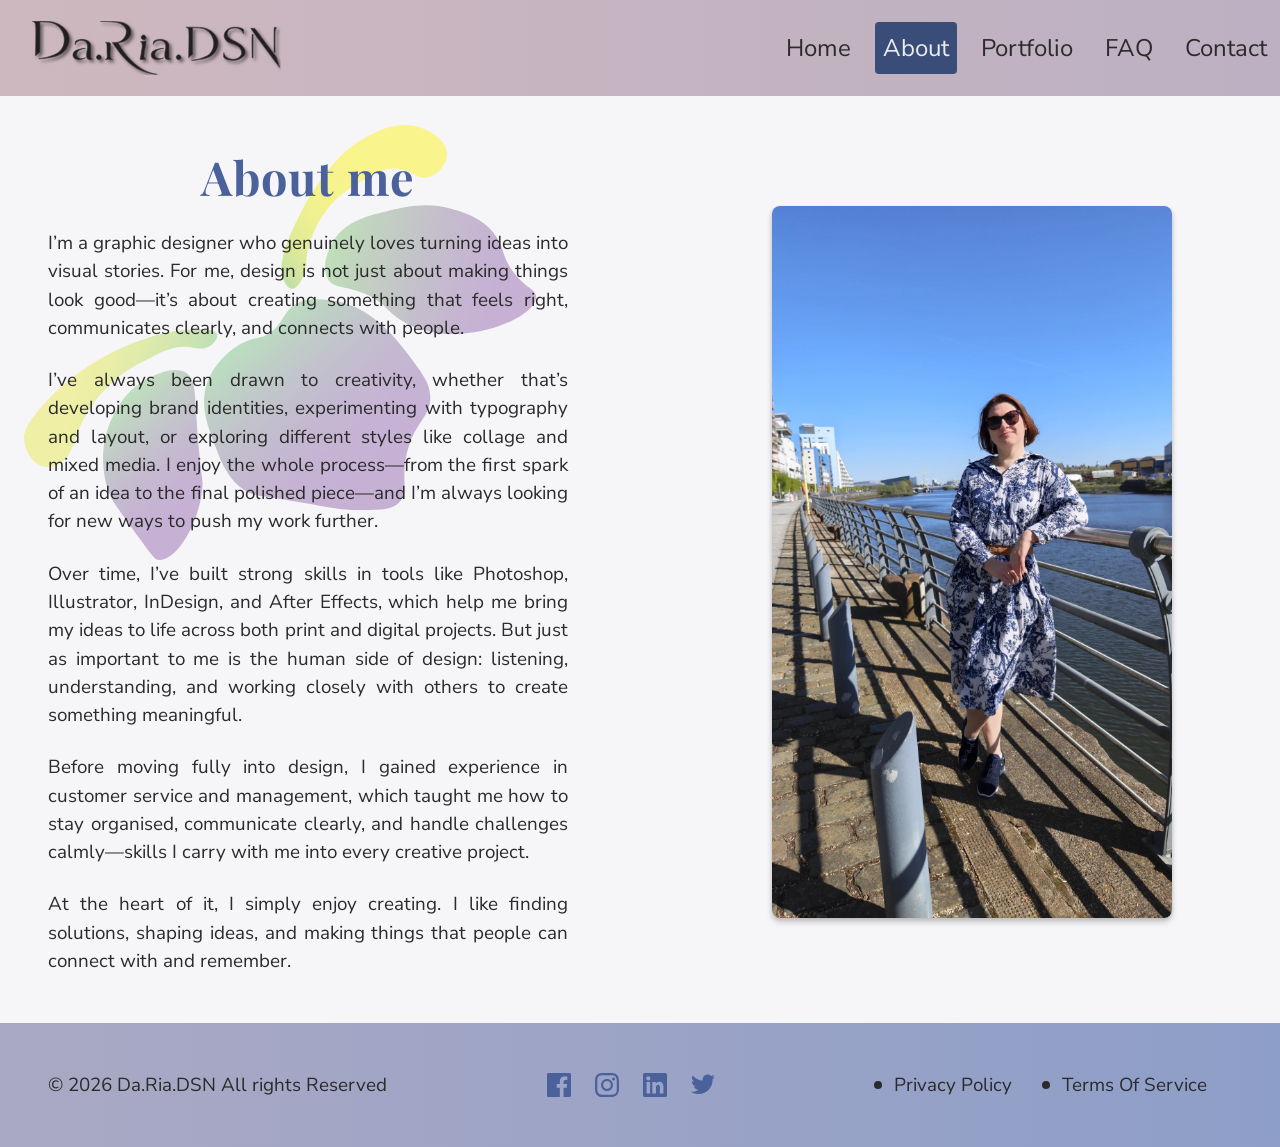
<file: about.html>
<!DOCTYPE html>
<html lang="en">

	<head>
		<meta charset="UTF-8">
		<meta name="viewport" content="width=device-width, initial-scale=1">
		<title>About | Digital Designer</title>
		<meta name="description" content="Learn more about the graphic designer, creative background, design skills, and professional experience in digital and visual design.">

		<link rel="apple-touch-icon" sizes="180x180" href="assets/favicon/apple-touch-icon.png">
		<link rel="icon" type="image/png" sizes="32x32" href="assets/favicon/favicon-32x32.png">
		<link rel="icon" type="image/png" sizes="16x16" href="assets/favicon/favicon-16x16.png">
		<link rel="icon" type="image/x-icon" href="assets/favicon/favicon.ico">
		<link rel="manifest" href="assets/favicon/site.webmanifest">

		<link href="css/reset.css" rel="stylesheet">
		<link href="css/tokens.css" rel="stylesheet">
		<link href="css/base.css" rel="stylesheet">
		<link href="css/pages/about.css" rel="stylesheet">
		<link href="css/navbar.css" rel="stylesheet">
		<link href="css/footer.css" rel="stylesheet">
	</head>

	<body>
		<div id="header"></div>

		<main>
			<div class="container">

				<div class="content">
					<h1>About me</h1>
					<p>
						I’m a graphic designer who genuinely loves turning ideas into visual stories. For me, design is not just about making things look good—it’s about creating something that feels right, communicates clearly, and connects with people.
					</p><p>
						I’ve always been drawn to creativity, whether that’s developing brand identities, experimenting with typography and layout, or exploring different styles like collage and mixed media. I enjoy the whole process—from the first spark of an idea to the final polished piece—and I’m always looking for new ways to push my work further.
					</p><p>
						Over time, I’ve built strong skills in tools like Photoshop, Illustrator, InDesign, and After Effects, which help me bring my ideas to life across both print and digital projects. But just as important to me is the human side of design: listening, understanding, and working closely with others to create something meaningful.
					</p><p>
						Before moving fully into design, I gained experience in customer service and management, which taught me how to stay organised, communicate clearly, and handle challenges calmly—skills I carry with me into every creative project.
					</p><p>
						At the heart of it, I simply enjoy creating. I like finding solutions, shaping ideas, and making things that people can connect with and remember.
					</p>
				</div>
				<div class="avatar">
					<img src="assets/images/IMG20260429162220.webp" alt="Photograph of the graphic designer on the river background">
				</div>
			</div>
		</main>

		<div id="footer"></div>
		<script type="module" src="js/app.js"></script>
	</body>
</html>
</file>
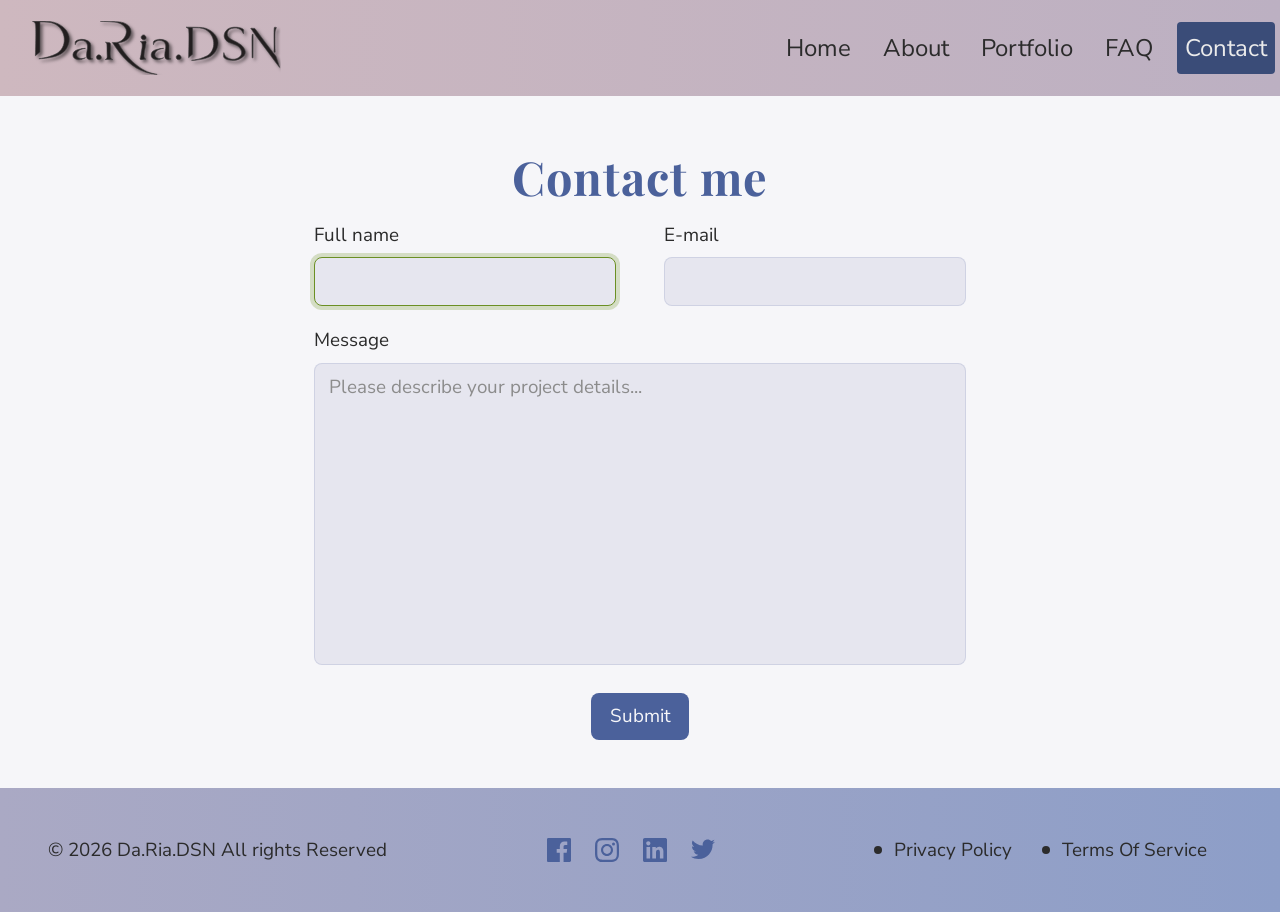
<file: contact.html>
<!DOCTYPE html>
<html lang="en">

	<head>
		<meta charset="UTF-8">
		<meta name="viewport" content="width=device-width, initial-scale=1">
		<title>Contact | Digital Designer</title>
		<meta name="description" content="Contact the graphic designer for freelance enquiries, collaborations, or additional information about design services.">

		<link rel="apple-touch-icon" sizes="180x180" href="assets/favicon/apple-touch-icon.png">
		<link rel="icon" type="image/png" sizes="32x32" href="assets/favicon/favicon-32x32.png">
		<link rel="icon" type="image/png" sizes="16x16" href="assets/favicon/favicon-16x16.png">
		<link rel="icon" type="image/x-icon" href="assets/favicon/favicon.ico">
		<link rel="manifest" href="assets/favicon/site.webmanifest">

		<link href="css/reset.css" rel="stylesheet">
		<link href="css/tokens.css" rel="stylesheet">
		<link href="css/base.css" rel="stylesheet">
		<link href="css/pages/contact.css" rel="stylesheet">
		<link href="css/navbar.css" rel="stylesheet">
		<link href="css/footer.css" rel="stylesheet">
	</head>

	<body>
		<div id="header"></div>
		<main>
			<form id="contact-form">
				<h1>Contact me</h1>

				<div class="ne-area">
					<div class="input-group">
						<label for="name">Full name</label>
						<input type="text" id="name" name="name" required autofocus>
					</div>

					<div class="input-group">
						<label for="email">E-mail</label>
						<input type="email" id="email" name="email" required>
					</div>
				</div>

				<div class="input-group">
					<label for="message">Message</label>
					<textarea rows="10" id="message" name="message" required placeholder="Please describe your project details..."></textarea>
				</div>

				<button class="submit-btn" type="submit">Submit</button>
			</form>
			<div id="success-message" class="content">
				<h1>Thank you!</h1>
				<p>Your message has been sent successfully. I'll get back to you shortly.</p>
			</div>
		</main>

		<div id="footer"></div>
		<script type="module" src="js/app.js"></script>
		<script type="module" src="js/pages/contact.js"></script>
	</body>
</html>
</file>
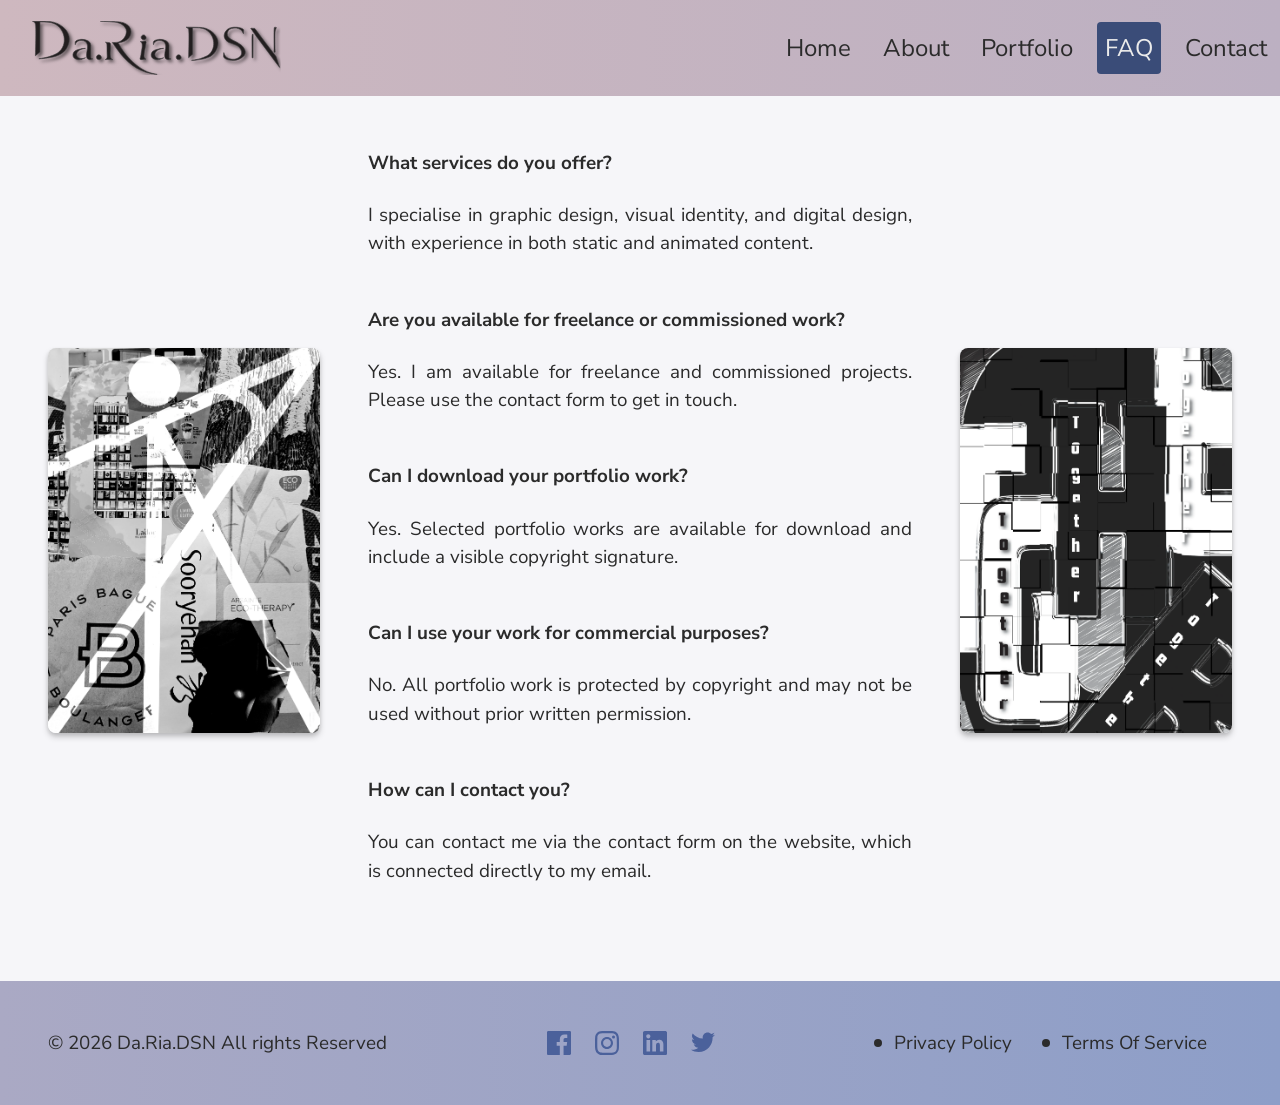
<file: faq.html>
<!DOCTYPE html>
<html lang="en">

	<head>
		<meta charset="UTF-8">
		<meta name="viewport" content="width=device-width, initial-scale=1">
		<title>FAQ | Digital Designer</title>
		<meta name="description" content="Find answers to common questions about graphic design services, project processes, pricing, and portfolio work.">

		<link rel="apple-touch-icon" sizes="180x180" href="assets/favicon/apple-touch-icon.png">
		<link rel="icon" type="image/png" sizes="32x32" href="assets/favicon/favicon-32x32.png">
		<link rel="icon" type="image/png" sizes="16x16" href="assets/favicon/favicon-16x16.png">
		<link rel="icon" type="image/x-icon" href="assets/favicon/favicon.ico">
		<link rel="manifest" href="assets/favicon/site.webmanifest">

		<link href="css/reset.css" rel="stylesheet">
		<link href="css/tokens.css" rel="stylesheet">
		<link href="css/base.css" rel="stylesheet">
		<link href="css/pages/faq.css" rel="stylesheet">
		<link href="css/navbar.css" rel="stylesheet">
		<link href="css/footer.css" rel="stylesheet">
	</head>

	<body>
		<div id="header"></div>
		<main>
			<div class="container">
				<div class="avatar left">
					<img src="assets/images/Black_and_white_Name.webp" alt="Black and white typography design from the graphic design portfolio">
				</div>

				<div class="content">
					<div class="page-title">
						<h1>FAQ</h1>
					</div>
					<div>
						<div class="qa-item">
							<p>
								<b>What services do you offer?</b>
							</p>
							<p>
								I specialise in graphic design, visual identity, and digital design, with experience in both
								static
								and animated content.
							</p>
						</div>
						<div class="qa-item">
							<p>
								<b>Are you available for freelance or commissioned work?</b>
							</p>
							<p>
								Yes. I am available for freelance and commissioned projects. Please use the contact form to get
								in
								touch.
							</p>
						</div>
						<div class="qa-item">
							<p>
								<b>Can I download your portfolio work?</b>
							</p>
							<p>
								Yes. Selected portfolio works are available for download and include a visible copyright
								signature.
							</p>
						</div>
						<div class="qa-item">
							<p>
								<b>Can I use your work for commercial purposes?</b>
							</p>
							<p>
								No. All portfolio work is protected by copyright and may not be used without prior written
								permission.
							</p>
						</div>
						<div class="qa-item">
							<p>
								<b>How can I contact you?</b>
							</p>
							<p>
								You can contact me via the contact form on the website, which is connected directly to my email.
							</p>
						</div>
					</div>
				</div>
				<div class="avatar right">
					<img src="assets/images/Final_poster.webp" alt="Creative poster design displayed in the graphic design portfolio">
				</div>
			</div>
		</main>

		<div id="footer"></div>

		<script type="module" src="js/app.js"></script>
	</body>
</html>
</file>
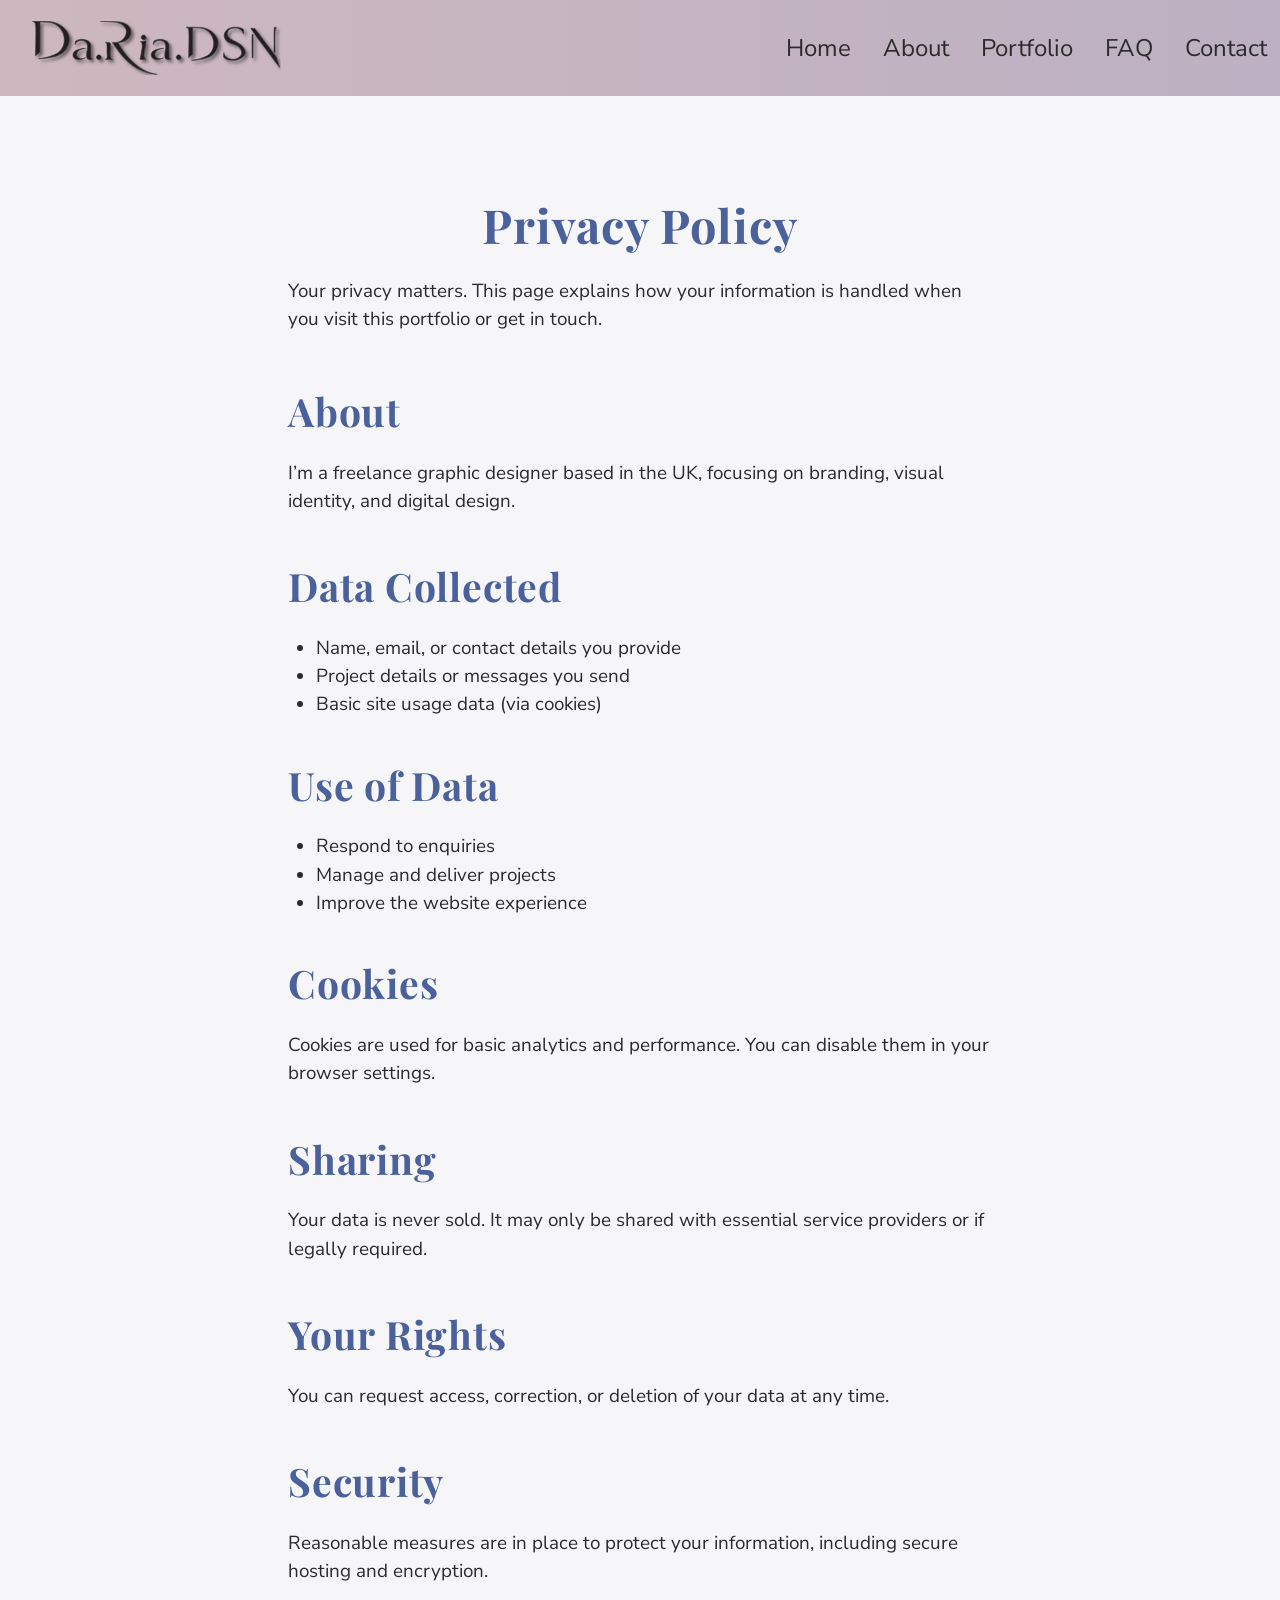
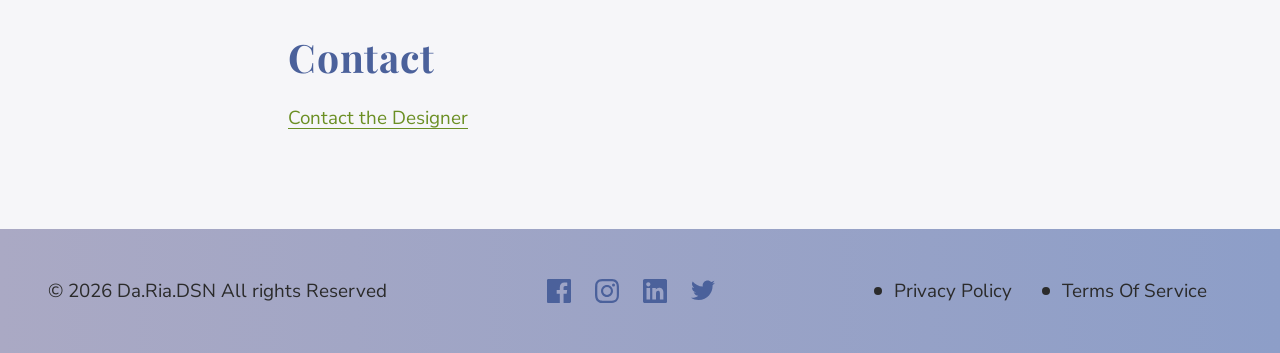
<file: privacy-policy.html>
<!DOCTYPE html>
<html lang="en">

	<head>
		<meta charset="UTF-8">
		<meta name="viewport" content="width=device-width, initial-scale=1">
		<title>Privacy Policy | Digital Designer Portfolio</title>
		<meta name="description" content="Read the privacy policy for this graphic design portfolio website, 
	including information about data collection, cookies, and contact enquiries.">



		<link rel="apple-touch-icon" sizes="180x180" href="assets/favicon/apple-touch-icon.png">
		<link rel="icon" type="image/png" sizes="32x32" href="assets/favicon/favicon-32x32.png">
		<link rel="icon" type="image/png" sizes="16x16" href="assets/favicon/favicon-16x16.png">
		<link rel="icon" type="image/x-icon" href="assets/favicon/favicon.ico">
		<link rel="manifest" href="assets/favicon/site.webmanifest">

		<link href="css/reset.css" rel="stylesheet">
		<link href="css/tokens.css" rel="stylesheet">
		<link href="css/base.css" rel="stylesheet">
		<link href="css/pages/priv-term.css" rel="stylesheet">
		<link href="css/navbar.css" rel="stylesheet">
		<link href="css/footer.css" rel="stylesheet">
	</head>

	<body>
		<div id="header"></div>

		<main>
			<div class="container">
				<h1 class="title">Privacy Policy</h1>
				<p class="intro">
					Your privacy matters. This page explains how your information is handled when you visit this portfolio
					or get in touch.
				</p>

				<h2>About</h2>
				<p>
					I’m a freelance graphic designer based in the UK, focusing on branding, visual identity, and digital
					design.
				</p>

				<h2>Data Collected</h2>
				<ul>
					<li>Name, email, or contact details you provide</li>
					<li>Project details or messages you send</li>
					<li>Basic site usage data (via cookies)</li>
				</ul>

				<h2>Use of Data</h2>
				<ul>
					<li>Respond to enquiries</li>
					<li>Manage and deliver projects</li>
					<li>Improve the website experience</li>
				</ul>

				<h2>Cookies</h2>
				<p>
					Cookies are used for basic analytics and performance. You can disable them in your browser settings.
				</p>

				<h2>Sharing</h2>
				<p>
					Your data is never sold. It may only be shared with essential service providers or if legally required.
				</p>

				<h2>Your Rights</h2>
				<p>
					You can request access, correction, or deletion of your data at any time.
				</p>

				<h2>Security</h2>
				<p>
					Reasonable measures are in place to protect your information, including secure hosting and encryption.
				</p>

				<h2>Contact</h2>
				<p>
					<a href="contact.html">Contact the Designer</a>
				</p>
			</div>
		</main>

		<div id="footer"></div>
		<script type="module" src="js/app.js"></script>
	</body>
</html>
</file>
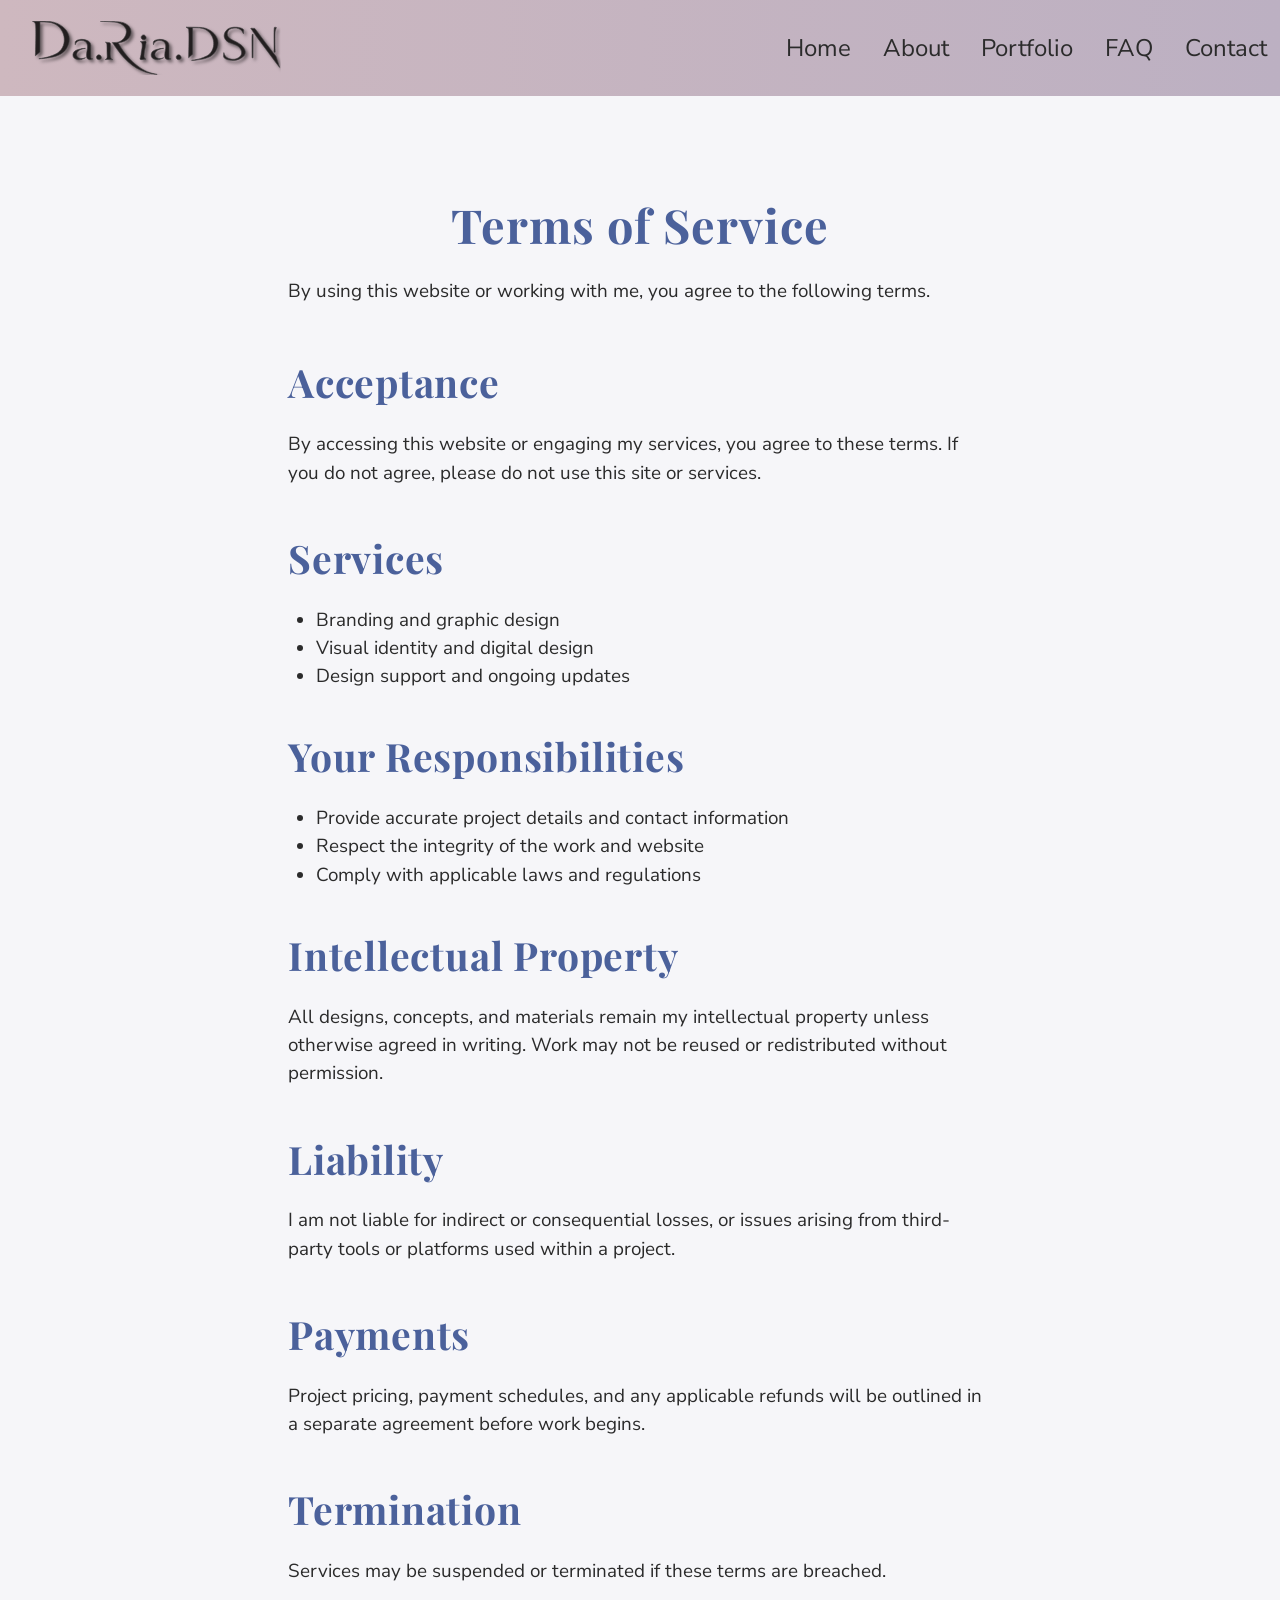
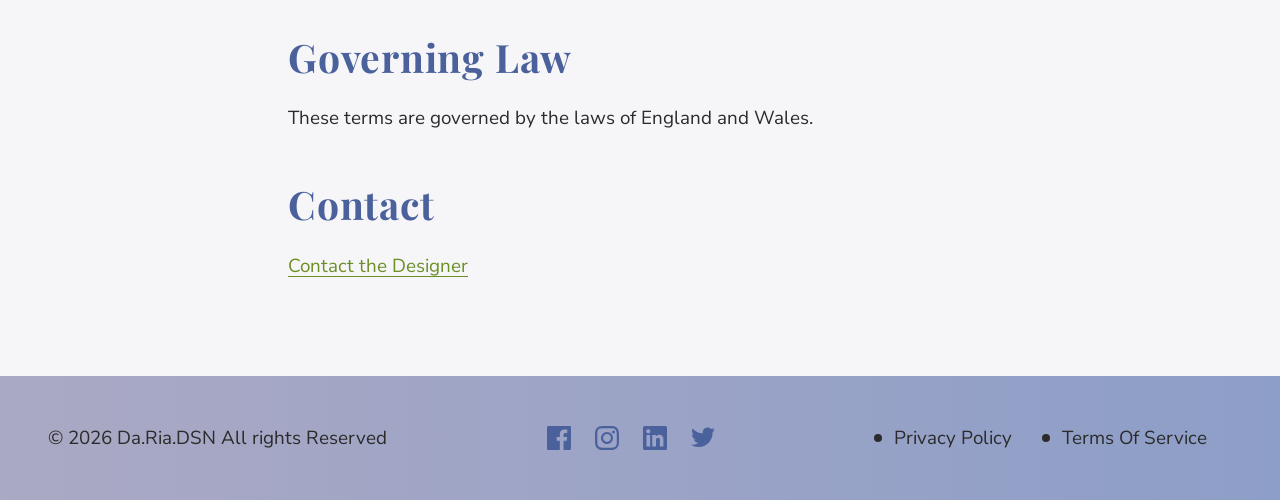
<file: terms-of-service.html>
<!DOCTYPE html>
<html lang="en">

	<head>
		<meta charset="UTF-8">
		<meta name="viewport" content="width=device-width, initial-scale=1">
		<title>Terms of Service | Digital Designer Portfolio</title>
		<meta name="description" content="Read the terms of service for this graphic design portfolio website, 
		including information about design services, intellectual property, and user responsibilities.">

		<link rel="apple-touch-icon" sizes="180x180" href="assets/favicon/apple-touch-icon.png">
		<link rel="icon" type="image/png" sizes="32x32" href="assets/favicon/favicon-32x32.png">
		<link rel="icon" type="image/png" sizes="16x16" href="assets/favicon/favicon-16x16.png">
		<link rel="icon" type="image/x-icon" href="assets/favicon/favicon.ico">
		<link rel="manifest" href="assets/favicon/site.webmanifest">

		<link href="css/reset.css" rel="stylesheet">
		<link href="css/tokens.css" rel="stylesheet">
		<link href="css/base.css" rel="stylesheet">
		<link href="css/pages/priv-term.css" rel="stylesheet">
		<link href="css/navbar.css" rel="stylesheet">
		<link href="css/footer.css" rel="stylesheet">
	</head>

	<body>
		<div id="header"></div>
		<main>

			<div class="container">
				<h1 class="title">Terms of Service</h1>
				<p class="intro">
					By using this website or working with me, you agree to the following terms.
				</p>

				<h2>Acceptance</h2>
				<p>
					By accessing this website or engaging my services, you agree to these terms. If you do not agree, please
					do not use this site or services.
				</p>

				<h2>Services</h2>
				<ul>
					<li>Branding and graphic design</li>
					<li>Visual identity and digital design</li>
					<li>Design support and ongoing updates</li>
				</ul>

				<h2>Your Responsibilities</h2>
				<ul>
					<li>Provide accurate project details and contact information</li>
					<li>Respect the integrity of the work and website</li>
					<li>Comply with applicable laws and regulations</li>
				</ul>

				<h2>Intellectual Property</h2>
				<p>
					All designs, concepts, and materials remain my intellectual property unless otherwise agreed in writing.
					Work may not be reused or redistributed without permission.
				</p>

				<h2>Liability</h2>
				<p>
					I am not liable for indirect or consequential losses, or issues arising from third-party tools or
					platforms used within a project.
				</p>

				<h2>Payments</h2>
				<p>
					Project pricing, payment schedules, and any applicable refunds will be outlined in a separate agreement
					before work begins.
				</p>

				<h2>Termination</h2>
				<p>
					Services may be suspended or terminated if these terms are breached.
				</p>

				<h2>Governing Law</h2>
				<p>
					These terms are governed by the laws of England and Wales.
				</p>

				<h2>Contact</h2>
				<p>
					<a href="contact.html">Contact the Designer</a>
				</p>
			</div>
		</main>

		<div id="footer"></div>
		<script type="module" src="js/app.js"></script>
	</body>
</html>
</file>
<file: css/tokens.css>
/* ============================================ */
/* =================2- TOKENS =================== */
/* ============================================ */

@font-face {
  font-family: 'Playfair Display Variable';
  src: url('../assets/fonts/PlayfairDisplay-Variable.woff2') format('woff2');
  font-weight: 400 900;
  font-style: normal;
  font-display: swap;
}

@font-face {
  font-family: 'Nunito Sans Variable';
  src: url('../assets/fonts/NunitoSans-Variable.woff2') format('woff2');
  font-weight: 200 1000;
  font-stretch: 75% 125%;
  font-style: normal;
  font-display: swap;
}

:root {
  /* ============================================ */
  /* =============== COLOURS ====================== */
  /* ============================================ */

  /* Base colours */
  /* #F7F7FA */
  --color-bg-primary-hs: 240 23%;
  --color-bg-primary-l: 97%;
  --color-bg-primary-l-num: 97;

  /*#4b619b*/
  --color-bg-secondary-hs: 223 35%;
  --color-bg-secondary-l: 45%;

  /*#D6D87A*/
  --color-accent-hs: 80 60%;
  --color-accent-l: 35%;

  /* Final colours*/
  /* 60% x 30% x 10% */
  --color-bg-primary: hsl(var(--color-bg-primary-hs) var(--color-bg-primary-l));
  --color-bg-secondary: hsl(
    var(--color-bg-secondary-hs) var(--color-bg-secondary-l)
  );
  --color-accent: hsl(var(--color-accent-hs) var(--color-accent-l));

  /* Surface/Cards */
  --color-bg-surface: hsl(
    var(--color-bg-primary-hs) calc(var(--color-bg-primary-l) - 5%)
  );

  /* Interactive */
  --color-accent-hover: hsl(
    var(--color-accent-hs) calc(var(--color-accent-l) - 5%)
  );
  --color-accent-active: hsl(
    var(--color-accent-hs) calc(var(--color-accent-l) - 10%)
  );
  --color-accent-focus: hsl(
    var(--color-accent-hs) var(--color-accent-l) / 0.25
  );

  --color-bg-secondary-hover: hsl(
    var(--color-bg-secondary-hs) calc(var(--color-bg-secondary-l) - 5%)
  );
  --color-bg-secondary-active: hsl(
    var(--color-bg-secondary-hs) calc(var(--color-bg-secondary-l) - 10%)
  );

  /* Typography */
  --color-text-main: hsl(0, 0%, 17%);
  --color-text-muted: hsl(0 0% 55%);
  --color-text-title: var(--color-bg-secondary);
  --color-text-on-dark: hsl(
    0 0% clamp(92, calc((var(--color-bg-primary-l-num) - 50) * -1), 98)
  );

  /* Borders & Dividers */
  --color-border: hsl(
    var(--color-bg-secondary-hs) var(--color-bg-secondary-l) / 0.15
  );

  /* --- Status Colours --- */
  --color-success: hsl(120, 39%, 49%);
  --color-warning: hsl(36, 100%, 50%);
  --color-error: hsl(4, 90%, 58%);
  --color-info: hsl(207, 90%, 54%);

  /* ============================================ */
  /* =============== TYPOGRAPHY ================== */
  /* ============================================ */

  --type-scale: 1.2;
  /* Fluid ratio (1.15 on mobile, 1.25 on desktop) */
  --step-0: clamp(1rem, 0.738rem + 0.55vw, 1.25rem);
   /* Auto-calculation of all steps */
  --step-1: calc(var(--step-0) * var(--type-scale));
  --step-2: calc(var(--step-1) * var(--type-scale));
  --step-3: calc(var(--step-2) * var(--type-scale));
  --step-4: calc(var(--step-3) * var(--type-scale));
  --step-5: calc(var(--step-4) * var(--type-scale));

  --font-family-title: 'Playfair Display Variable', Georgia, 'Times New Roman', serif;
  --font-family-base:  'Nunito Sans Variable', system-ui, -apple-system, Segoe UI, Roboto, Helvetica, Arial, sans-serif, Apple Color Emoji, Segoe UI Emoji;
  --font-size-base: var(--step-0);

  --line-height-base: 1.5;
  --font-weight-regular: 400;
  --font-weight-medium: 500;
  --font-weight-bold: 700;

  --heading-font-weight: 700;
  --heading-line-height: 1.2;
  --heading-letter-spacing: 0.02em;
}

@media (max-width: 768px) {
  :root {
    /* Decrease the ratio only. 
       All steps (1-5) will recalculate automatically! */
    --type-scale: 1.15;
  }
}

:root {
  /* ============================================ */
  /* =============== SPACING ===================== */
  /* ============================================ */

  --gutter: clamp(1rem, 5vw, 3rem);
  --gutter-half: calc(var(--gutter)/2);
  --spacing-section: calc(var(--gutter) * 2);
  --spacing-section-lg: calc(var(--gutter) * 3);

  --spacing-1: 0.25rem;
  /* 4px  */
  --spacing-2: 0.5rem;
  /* 8px  */
  --spacing-3: 0.75rem;
  /* 12px */
  --spacing-4: 1rem;
  /* 16px (Base) */

  --spacing-6: 1.5rem;
  /* 24px */
  --spacing-8: 2rem;
  /* 32px */

  --spacing-10: 2.5rem;
  /* 40px */
  --spacing-12: 3rem;
  /* 48px */
  --spacing-16: 4rem;
  /* 64px */
  --spacing-20: 5rem;
  /* 80px */
  --spacing-24: 6rem;
  /* 96px */
  --spacing-32: 8rem;
  /* 128px */

  /* ============================================ */
  /* =============== RADIUS ====================== */
  /* ============================================ */

  --radius-sm: 0.25rem;
  --radius-md: 0.5rem;
  --radius-lg: 0.75rem;

  /* ============================================ */
  /* =============== SHADOWS ===================== */
  /* ============================================ */

  /* --- Shadow Color ---*/
  --shadow-color: 0 0% 0%;

  --shadow-alpha: clamp(
    0.18,
    calc((100 - var(--color-bg-primary-l-num)) / 60),
    0.32
  );
  --shadow-secondary-ratio: 0.6;

  --shadow-sm:
    0 1px 2px hsl(var(--shadow-color) / calc(var(--shadow-alpha) * 0.7)),
    0 1px 1px
      hsl(
        var(--shadow-color) /
          calc(var(--shadow-alpha) * 0.7 * var(--shadow-secondary-ratio))
      );

  --shadow-md:
    0 4px 6px hsl(var(--shadow-color) / var(--shadow-alpha)),
    0 2px 4px
      hsl(
        var(--shadow-color) /
          calc(var(--shadow-alpha) * var(--shadow-secondary-ratio))
      );

  --shadow-lg:
    0 10px 15px hsl(var(--shadow-color) / calc(var(--shadow-alpha) * 1.2)),
    0 4px 6px
      hsl(
        var(--shadow-color) /
          calc(var(--shadow-alpha) * 1.2 * var(--shadow-secondary-ratio))
      );
  /* ============================================ */
  /* =============== MOTION ====================== */
  /* ============================================ */

  --transition-fast: 0.15s ease;
  --transition-base: 0.3s ease;
  --transition-slow: 0.5s ease;
  --slide-motion: 1s;  

  /* ============================================ */
  /* =============== BREAKPOINTS ================= */
  /* ============================================ */

  /* --- 5. Breakpoints (Mobile First logic) --- */
  --bp-xs: 320px;
  /* Small phones */
  --bp-sm: 576px;
  /* Phones */
  --bp-md: 768px;
  /* Tablets */
  --bp-lg: 992px;
  /* Laptops / Small Desktops */
  --bp-xl: 1200px;
  /* Standard Desktops */
  --bp-xxl: 1600px;
  /* Large Screens */
}
</file>
<file: css/base.css>
/* ============================================ */
/* ================ BASE STYLES =============== */
/* ============================================ */

/* --- BODY --- */
body {
  font-family: var(--font-family-base);
  font-size: var(--font-size-base);
  line-height: var(--line-height-base);

  /* Enables automatic optical sizing based on font size */
  font-optical-sizing: auto;
  /* Standard font rendering improvements */
  -webkit-font-smoothing: antialiased;
  -moz-osx-font-smoothing: grayscale;

  min-height: 100svh;
  color: var(--color-text-main);
  background-color: var(--color-bg-primary);
  /* Smooth transition for theme switching or resizing */
  transition:
    color var(--transition-base),
    background-color var(--transition-base);
     visibility: hidden;
}

/* --- TYPOGRAPHY --- */
h1,
h2,
h3,
h4,
h5,
h6 {
  font-family: var(--font-family-title);
  font-weight: var(--heading-font-weight);
  line-height: var(--heading-line-height);
  /* Optional: slightly compress headers using the width axis */
  font-stretch: 90%;
  letter-spacing: var(--heading-letter-spacing);
  text-wrap: balance;
  color: var(--color-text-title);
  /* Redundant safety, margins already handled in reset.css */
  margin: 0;
  transition: var(--transition-base);
}

h1 {
  font-size: var(--step-5);
}

h2 {
  font-size: var(--step-4);
}

h3 {
  font-size: var(--step-3);
}

h4 {
  font-size: var(--step-2);
}

h5 {
  font-size: var(--step-1);
}

h6 {
  font-size: var(--step-0);
  font-variation-settings: 'wght' 800;
}

/* --- PARAGRAPHS --- */
p {
  color: var(--color-text-main);
  margin: 0;
  /* Redundant reset */
  overflow-wrap: break-word;
}

p:where(:not([class]):not(:last-child)) {
  margin-bottom: var(--spacing-6);
}

/* --- LINKS --- */
a:not([class]) {
  color: var(--color-accent);
  text-decoration: underline;
  text-underline-offset: 0.2em;
}

a:not([class]):hover {
  text-decoration: none;
}

/* --- LISTS --- */
ul:not([class]),
ol:not([class]) {
  padding-left: 1.5em;
}

/* --- BUTTONS --- */
button {
  border-radius: var(--radius-md);
  font: inherit;
  padding: 0.5em 1em;
  cursor: pointer;
}

/* --- FORMS --- */
input,
textarea,
select {
  border: 1px solid var(--color-border);
  border-radius: var(--radius-md);
  padding: 0.5em 0.75em;
  font: inherit;
  color: var(--color-text-main);
  background-color: var(--color-bg-surface);
  caret-color: var(--color-accent);
  transition:
    border-color var(--transition-fast),
    box-shadow var(--transition-fast);
}

input:focus,
textarea:focus,
select:focus {
  outline: none;
  border-color: var(--color-accent);
  /* Subtle glow using accent HS values */
  box-shadow: 0 0 0 4px var(--color-accent-focus);
}

textarea {
  resize: none;
}

/* --- PLACEHOLDER --- */
::placeholder {
  color: var(--color-text-muted);
  opacity: 1;
}

/* --- TABLES --- */
table {
  width: 100%;
  border-collapse: collapse;
}

th,
td {
  padding: 0.5em;
  text-align: left;
  border-bottom: 1px solid var(--color-border);
}

/* --- FOCUS & ACCESSIBILITY --- */
button:focus-visible,
a:focus-visible {
  outline: 2px solid var(--color-accent);
  outline-offset: 4px;
}

::selection {
  background-color: var(--color-accent);
  color: #000;
}

/* ================ Buttons & Interactivity ================ */
/* Minimum touch target size for mobile devices */
@media (max-width: 768px) {
  button,
  a:where([class]),
  label {
    min-width: 44px;
    min-height: 44px;
  }
}
</file>
<file: css/pages/about.css>
body {
  display: flex;
  flex-direction: column;
  min-height: 100svh;
}

main {
  flex-grow: 1;
  display: flex;
  justify-content: center;

  background-image: url('../../assets/images/Flower_2.svg');
  background-repeat: no-repeat;
  background-size: 50%;
  animation: moving var(--slide-motion) ease-out forwards;
}

#header,
#footer {
  flex-shrink: 0;
  /* Footer will not shrink */
}

h1 {
  text-align: center;
  margin-bottom: var(--gutter-half);
}

.container {
  display: flex;
  flex-direction: column;
  justify-content: space-between;
  align-items: center;
  margin-block: var(--gutter);
  gap: var(--gutter);
}

.avatar {
  padding-inline: var(--gutter);

  opacity: 0;
  transform: translateX(100vw);
  animation: slideLR var(--slide-motion) ease-out forwards;
  display: flex;
  justify-content: center;
}

.avatar img {
  border-radius: var(--radius-md);
  width: 100%;
  max-width: 400px;
  height: auto;
  box-shadow: var(--shadow-md);
}

.content {
  text-align: justify;
  padding-inline: var(--gutter);
  opacity: 0;
  transform: translateX(-100vw);
  animation: slideLR var(--slide-motion) ease-out forwards;
}

@keyframes slideLR {
  to {
    opacity: 1;
    transform: translateX(0);
    /* Returns to normal position */
  }
}

@keyframes moving {
  from {
    opacity: 0;
    background-position: left 0 top 0;
  }

  to {
    opacity: 1;
    background-position: left var(--gutter-half) top var(--gutter-half);
  }
}

@media (min-width: 768px) {
  .container {
    flex-direction: row;
    justify-content: space-between;
    align-content: center;
    margin-block: var(--gutter);
    width: 100%;
    max-width: 1400px;
    background-size: 20%;
  }

  main {
    background-size: 40%;
  }

  .avatar,
  .content {
    flex: 1;
  }

  .avatar img {
    width: 100%;
    height: auto;
  }
}
</file>
<file: css/navbar.css>
/* NAVBAR */
.navbar {
  display: flex;
  justify-content: space-between;
  align-items: center;
  /* background: var(--color-bg-primary); */
  /* border-bottom: 2px solid var(--color-border); */
  /* background: #ceb8bf; */
  background: linear-gradient(
    90deg,
    rgba(206, 184, 191, 1) 0%,
    rgba(188, 176, 194, 1) 100%
  );
  padding: 0.3rem 0.3rem;
  margin-bottom: 0.3rem;
  height: 6rem;
  overflow: visible;
}

/* Ссылка-обертка вокруг логотипа */
.navbar a:has(.logo-img) {
  position: relative;
  display: flex;
  transform: translateX(clamp(0.5rem, 2vw, 2rem));
  transition: var(--transition-base);
}

.navbar div {
  display: flex;
  gap: 40px;
}

.logo-img {
  width: clamp(9.375rem, 7.102rem + 11.36vw, 15.625rem);
  /* width: 250px; */
  height: auto;
  display: block;
}

.logo-txt {
  width: clamp(12.5rem, 10.227rem + 11.36vw, 18.75rem);
  margin-top: 2rem;
}

/* Menu items */
.nav-menu {
  list-style: none;
  display: flex;
  gap: 1rem;
  margin: 0;
  padding: 0;
}

.nav-menu > li > a {
  display: block;
  padding: 0.5rem;
  color: var(--color-text-main);
  font-size: 1.5rem;
  text-decoration: none;
  border-radius: 4px;
  transition: var(--transition-base);
}

.nav-menu > li > a:hover {
  background: var(--color-bg-secondary-hover);
  color: var(--color-text-on-dark);
}

.nav-menu li.active a {
  background: var(--color-bg-secondary-active);
  color: var(--color-text-on-dark);
}

/* Mobile */
.nav-toggle {
  width: 100px;
  height: auto;
  display: none;
  background: none;
  fill: var(--color-bg-secondary);
  cursor: pointer;
}

/*Button Animation*/
.nav-toggle .line {
  transition:
    transform 300ms ease-in 300ms,
    rotate 300ms ease-in,
    opacity 300ms 300ms;
  transform-origin: center;
}

.nav-toggle[aria-expanded='true'] .line {
  transition:
    transform 300ms ease-in,
    rotate 300ms ease-in 300ms,
    opacity 300ms 300ms;
}

.nav-toggle[aria-expanded='true'] .top {
  transform: translateY(20px);
  rotate: 45deg;
}

.nav-toggle[aria-expanded='true'] .middle {
  opacity: 0;
}

.nav-toggle[aria-expanded='true'] .bottom {
  transform: translateY(-20px);
  rotate: -45deg;
}

.cls-1 {
  fill: #231f20;
  stroke: #414042;
  stroke-miterlimit: 10;
  filter: drop-shadow(4px 4px 3px rgba(0, 0, 0, 0.5));
}

@media (max-width: 992px) {
  .nav-toggle {
    display: block;
  }

  .nav-menu {
    position: absolute;
    top: 90px;
    right: 0;
    background: var(--color-bg-surface);
    flex-direction: column;
    width: 200px;
    padding: 1rem;
    display: none;
    z-index: 5;
  }

  .nav-menu.active {
    display: flex;
  }
}
</file>
<file: css/footer.css>
.site-footer {
  display: flex;
  /* background-color: var(--color-bg-primary); */
  color: var(--color-text-main);
  background: #aaa9c4;
  background: linear-gradient(
    90deg,
    rgba(170, 169, 196, 1) 0%,
    rgba(141, 158, 200, 1) 100%
  );
  /* #8d9ec8 #ceb8bf */

  padding: var(--gutter);
  gap: var(--gutter);
  flex-direction: column;
  align-content: center;
  text-align: center;
}

.social-link {
  display: flex;
  justify-content: center;
  gap: var(--spacing-6);
}

.social-icon {
  display: inline-flex;
  align-items: center;
  justify-content: center;
  color: var(--color-bg-secondary);
  transition:
    transform var(--transition-base),
    opacity 0.3s ease;
}

.social-icon:hover {
  transform: translateY(-3px);
  /* Слегка приподнимает иконку */
  opacity: 0.7;
}

.footer-link li::before {
  content: '';
  height: 8px;
  width: 8px;
  background-color: var(--color-text-main);
  position: absolute;
  top: 50%;
  left: 0;
  border-radius: 8px;
  transform: translateY(-50%);
}

.footer-link li {
  display: inline-block;
  position: relative;
  padding: 0 25px 0 20px;

  & a {
    text-decoration: none;
    color: var(--color-text-main);
  }
}

@media (min-width: 768px) {
  .site-footer {
    flex-direction: row;
    align-items: center;
    justify-content: space-between;
  }

  .data-copyright {
    order: -1;
  }
}
</file>
<file: css/pages/contact.css>
body {
    display: flex;
    flex-direction: column;
    min-height: 100svh;
}

main {
    flex-grow: 1;
}

#header,
#footer {
    flex-shrink: 0;
   /* Footer will not shrink */
}

form {
    max-width: 700px;
    margin: var(--gutter) auto;
    padding-inline: var(--spacing-6);
    flex-direction: column;
    gap: var(--spacing-4);
}

h1 {
    align-self: center;
}

textarea {
    overflow: hidden;
}

.input-group {
    display: flex;
    flex-direction: column;
    gap: var(--spacing-2);
   /* Space between label and input field */
}

.ne-area {
    display: flex;
    flex-direction: column;
    gap: var(--gutter);
    margin-bottom: var(--spacing-1);
}

@media (min-width: 768px) {
    .ne-area {
        flex-direction: row;
        /* Name and email in a single line */
    }

    .ne-area>* {
        flex: 1;
        /* Equal width for both fields */
    }
}

.submit-btn {
    margin-top: var(--radius-lg);
    background-color: var(--color-bg-secondary);
    color: var(--color-bg-primary);
    transition: var(--transition-base);
    max-width: 150px;
    width: fit-content;
    align-self: center;
}

.submit-btn:hover {
    background-color: var(--color-bg-secondary-hover);
}

.submit-btn:active {
    background-color: var(--color-bg-secondary-active);
}

#contact-form {
    display: flex;
}

#success-message {
    display: none;
    text-align: center;
    margin-top: var(--spacing-section-lg);
}
</file>
<file: css/pages/faq.css>
body {
  display: flex;
  flex-direction: column;
  min-height: 100svh;
}

main {
  flex-grow: 1;
  display: flex;
  justify-content: center;
}

#header,
#footer {
  flex-shrink: 0;
  z-index: 10;
  /* Footer will not shrink */
}

.container {
  display: flex;
  flex-direction: column;
  justify-content: flex-start;
  align-items: center;
  margin: var(--gutter);
  gap: var(--gutter);
}

.avatar {
  /* padding-inline: var(--gutter); */
  opacity: 0;
  animation: slideLR var(--slide-motion) ease-out forwards;
  display: flex;
  justify-content: center;
}

.avatar.left {
  transform: translateX(-100vw);
}

.avatar.right {
  transform: translateX(100vw);
}

.avatar img {
  border-radius: var(--radius-md);
  width: 100%;
  max-width: 400px;
  height: auto;
  box-shadow: var(--shadow-md);
}

.content {
  text-align: justify;
  opacity: 0;
  transform: none;
  animation: slideLR var(--slide-motion) ease-out forwards;
}
.page-title {
  text-align: center;
  margin-block: var(--gutter);
}
.qa-item {
  break-inside: avoid;
  margin-bottom: var(--gutter);
}

@keyframes slideLR {
  to {
    opacity: 1;
    transform: translate(0, 0);
     /* Returns to normal position */ 
  }
}

@media (min-width: 992px) {
  .page-title {
    display: none;
  }
}
@media (min-width: 768px) {
  .container {
    flex-direction: row;
    justify-content: space-between;
    align-items: center;
    width: 100%;
  }

  .content {
    display: block;
    column-width: 300px;
    column-gap: var(--gutter);
    height: auto;
    flex: 2;
    transform: translateY(-100vh);
  }

  .avatar {
    flex: 1;
    display: flex;
    justify-content: center;
  }
}
</file>
<file: css/pages/priv-term.css>
body {
  display: flex;
  flex-direction: column;
  min-height: 100svh;
}

main {
  flex-grow: 1;
  display: flex;
  justify-content: center;
}

#header,
#footer {
  flex-shrink: 0;
  /* Footer will not shrink */
}

.container {
  display: flex;
  flex-direction: column;
  justify-content: space-between;
  align-items: flex-start;
  margin: var(--gutter);
  gap: var(--gutter-half);
  padding: var(--gutter);
  width: 100%;
  max-width: 800px;
}
.title {
  margin-inline: auto;
}
.intro {
  margin-bottom: 30px;
}

ul {
  margin-top: 0;
}
</file>
